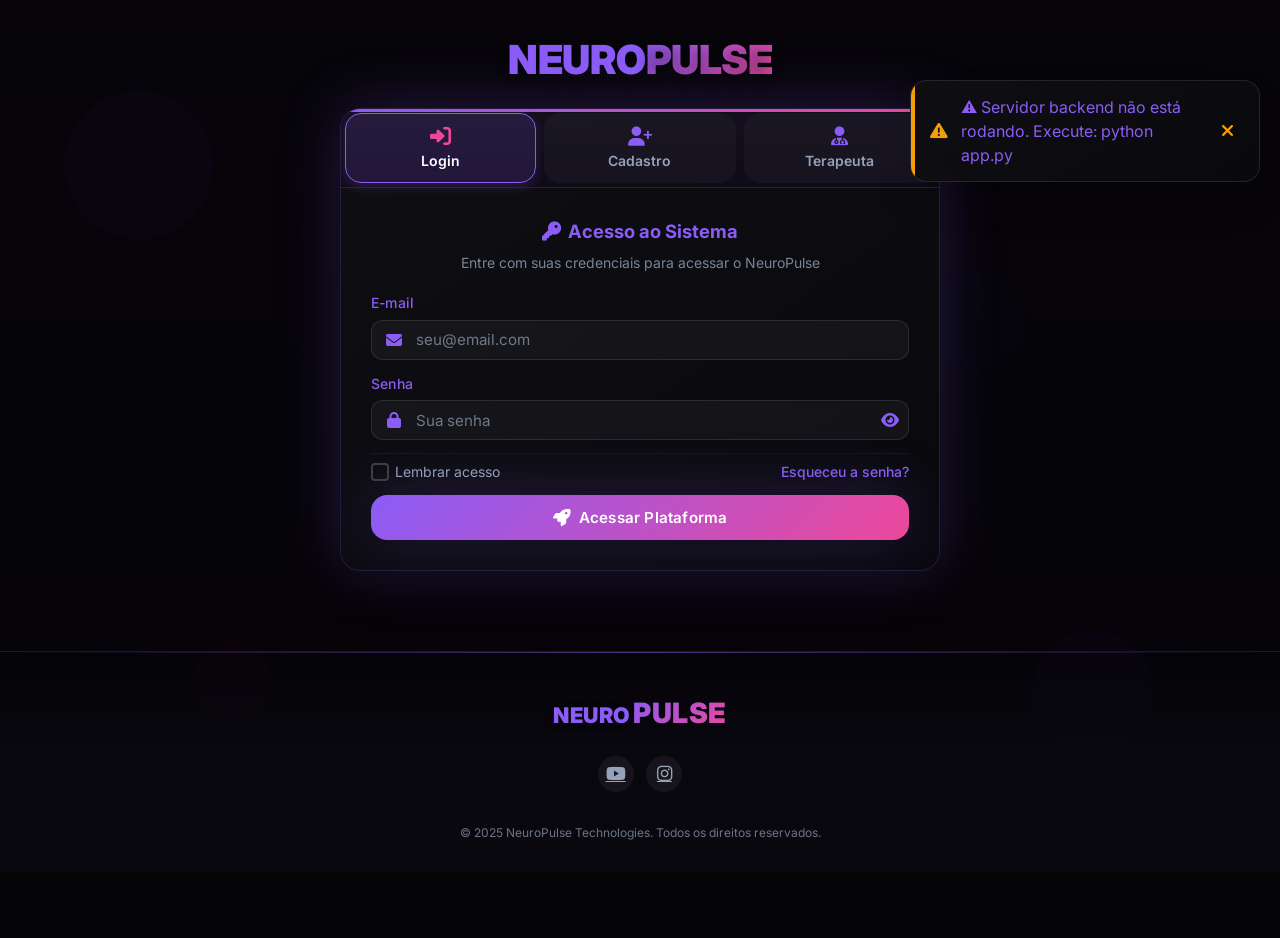
<file: public/Login.html>
<!DOCTYPE html>
<html lang="pt-BR">
<head>
    <meta charset="UTF-8" />
    <meta name="viewport" content="width=device-width, initial-scale=1.0" />
    <title>NeuroPulse | Sistema Neural de Terapia por Som</title>
    <link rel="stylesheet" href="https://cdnjs.cloudflare.com/ajax/libs/font-awesome/6.4.0/css/all.min.css" />
    <link rel="preconnect" href="https://fonts.googleapis.com">
    <link rel="preconnect" href="https://fonts.gstatic.com" crossorigin>
    <link href="https://fonts.googleapis.com/css2?family=Inter:wght@300;400;500;600;700;800;900&display=swap" rel="stylesheet">
    <link rel="stylesheet" href="Login.css" />
</head>
<body>
    <!-- Background Elements -->
    <div class="bg-elements">
        <div class="bg-dot bg-dot-1"></div>
        <div class="bg-dot bg-dot-2"></div>
        <div class="bg-dot bg-dot-3"></div>
        <div class="bg-dot bg-dot-4"></div>
        <div class="bg-line bg-line-1"></div>
        <div class="bg-line bg-line-2"></div>
        <div class="bg-pulse bg-pulse-1"></div>
        <div class="bg-pulse bg-pulse-2"></div>
    </div>

    <!-- Main Content -->
    <main>
        <!-- Sistema de Autenticação -->
        <section class="auth-section" id="auth-section">
            <div class="container">
                <div class="brand-container">
                    <h1 class="brand-title">NEURO<span class="gradient-text">PULSE</span></h1>
                </div>
                
                <div class="auth-container">
                    <!-- Tabs -->
                    <div class="tab-wrapper">
                        <div class="tabs">
                            <button class="tab-btn active" data-tab="login">
                                <i class="fas fa-sign-in-alt"></i>
                                <span>Login</span>
                            </button>
                            <button class="tab-btn" data-tab="register">
                                <i class="fas fa-user-plus"></i>
                                <span>Cadastro</span>
                            </button>
                            <button class="tab-btn" data-tab="therapist">
                                <i class="fas fa-user-md"></i>
                                <span>Terapeuta</span>
                            </button>
                        </div>
                    </div>

                    <!-- Formulário de Login -->
                    <form class="auth-form active" id="login-form">
                        <div class="form-header">
                            <h3>
                                <i class="fas fa-key"></i>
                                Acesso ao Sistema
                            </h3>
                            <p>Entre com suas credenciais para acessar o NeuroPulse</p>
                        </div>

                        <div class="form-group">
                            <label for="login-email">E-mail</label>
                            <div class="input-wrapper">
                                <i class="fas fa-envelope"></i>
                                <input type="email" id="login-email" placeholder="seu@email.com" required>
                            </div>
                        </div>

                        <div class="form-group">
                            <label for="login-password">Senha</label>
                            <div class="input-wrapper">
                                <i class="fas fa-lock"></i>
                                <input type="password" id="login-password" placeholder="Sua senha" required>
                                <button type="button" class="toggle-password" title="Mostrar/Ocultar senha">
                                    <i class="fas fa-eye"></i>
                                </button>
                            </div>
                        </div>

                        <div class="form-options">
                            <label class="checkbox">
                                <input type="checkbox" id="remember-me">
                                <span class="checkmark"></span>
                                <span>Lembrar acesso</span>
                            </label>
                            <a href="#" class="forgot-link">Esqueceu a senha?</a>
                        </div>

                        <!-- BOTÃO CORRIGIDO -->
                        <button type="submit" class="btn-primary full-width" id="login-submit">
                         <i class="fas fa-rocket"></i>
                            <span>Acessar Plataforma</span>
                            </button>

                    </form>

                    <!-- Formulário de Cadastro -->
                    <form class="auth-form" id="register-form">
                        <div class="form-header">
                            <h3>
                                <i class="fas fa-user-plus"></i>
                                Nova Conta
                            </h3>
                            <p>Crie sua conta gratuitamente</p>
                        </div>

                        <div class="form-grid">
                            <div class="form-group">
                                <label for="register-name">Nome Completo *</label>
                                <div class="input-wrapper">
                                    <i class="fas fa-user"></i>
                                    <input type="text" id="register-name" placeholder="Seu nome completo" required>
                                </div>
                            </div>

                            <div class="form-group">
                                <label for="register-email">E-mail *</label>
                                <div class="input-wrapper">
                                    <i class="fas fa-envelope"></i>
                                    <input type="email" id="register-email" placeholder="seu@email.com" required>
                                </div>
                            </div>

                            <div class="form-group">
                                <label for="register-birth">Data de Nascimento *</label>
                                <div class="input-wrapper">
                                    <i class="fas fa-calendar"></i>
                                    <input type="date" id="register-birth" required>
                                </div>
                            </div>

                            <div class="form-group">
                                <label for="register-gender">Gênero</label>
                                <div class="input-wrapper">
                                    <i class="fas fa-venus-mars"></i>
                                    <select id="register-gender">
                                        <option value="">Selecione</option>
                                        <option value="masculino">Masculino</option>
                                        <option value="feminino">Feminino</option>
                                        <option value="outro">Outro</option>
                                        <option value="nao_informar">Prefiro não informar</option>
                                    </select>
                                </div>
                            </div>
                        </div>

                        <div class="form-section">
                            <div class="section-title-small">
                                <i class="fas fa-heartbeat"></i>
                                <h4>Informações de Saúde</h4>
                            </div>

                            <div class="form-group">
                                <label for="health-condition">Condições (opcional)</label>
                                <div class="input-wrapper">
                                    <i class="fas fa-brain"></i>
                                    <select id="health-condition">
                                        <option value="">Nenhuma condição específica</option>
                                        <option value="tea">TEA (Transtorno do Espectro Autista)</option>
                                        <option value="tdah">TDAH</option>
                                        <option value="ansiedade">Ansiedade</option>
                                        <option value="depressao">Depressão</option>
                                        <option value="outro">Outro</option>
                                    </select>
                                </div>
                            </div>

                            <div class="form-group">
                                <label>Acompanhamento Terapêutico</label>
                                <div class="toggle-group">
                                    <button type="button" class="toggle-btn active" data-value="sim">Sim</button>
                                    <button type="button" class="toggle-btn" data-value="nao">Não</button>
                                </div>
                            </div>
                        </div>

                        <div class="form-section">
                            <div class="section-title-small">
                                <i class="fas fa-shield-alt"></i>
                                <h4>Segurança</h4>
                            </div>

                            <div class="form-group">
                                <label for="register-password">Senha *</label>
                                <div class="input-wrapper">
                                    <i class="fas fa-lock"></i>
                                    <input type="password" id="register-password" placeholder="Crie uma senha forte" required>
                                    <button type="button" class="toggle-password" title="Mostrar/Ocultar senha">
                                        <i class="fas fa-eye"></i>
                                    </button>
                                </div>
                                <div class="password-strength">
                                    <div class="strength-bar">
                                        <div class="strength-fill"></div>
                                    </div>
                                    <div class="strength-labels">
                                        <span>Fraca</span>
                                        <span>Média</span>
                                        <span>Forte</span>
                                        <span>Excelente</span>
                                    </div>
                                </div>
                            </div>

                            <div class="form-group">
                                <label for="register-confirm">Confirmar Senha *</label>
                                <div class="input-wrapper">
                                    <i class="fas fa-lock"></i>
                                    <input type="password" id="register-confirm" placeholder="Digite a senha novamente" required>
                                    <button type="button" class="toggle-password" title="Mostrar/Ocultar senha">
                                        <i class="fas fa-eye"></i>
                                    </button>
                                </div>
                            </div>
                        </div>

                        <button type="submit" class="btn-primary full-width" id="register-submit">
                            <i class="fas fa-user-plus"></i>
                            <span>Criar Minha Conta</span>
                        </button>

                        <div class="form-footer">
                            <p>Ao criar sua conta, você concorda com nossos <a href="#" class="terms-link">Termos de Uso</a> e <a href="#" class="privacy-link">Política de Privacidade</a>.</p>
                        </div>
                    </form>

                    <!-- Formulário de Terapeuta -->
                    <form class="auth-form" id="therapist-form">
                        <div class="form-header">
                            <h3>
                                <i class="fas fa-user-md"></i>
                                Área Profissional
                            </h3>
                            <p>Cadastro para profissionais da saúde</p>
                        </div>

                        <div class="form-section">
                            <div class="section-title-small">
                                <i class="fas fa-briefcase"></i>
                                <h4>Profissão</h4>
                            </div>

                            <div class="profession-cards">
                                <div class="prof-card" data-profession="musicoterapeuta">
                                    <div class="card-icon">
                                        <i class="fas fa-music"></i>
                                    </div>
                                    <h5>Musicoterapeuta</h5>
                                    <p>Terapia por som</p>
                                </div>

                                <div class="prof-card" data-profession="psicologo">
                                    <div class="card-icon">
                                        <i class="fas fa-brain"></i>
                                    </div>
                                    <h5>Psicólogo</h5>
                                    <p>Psicologia clínica</p>
                                </div>

                                <div class="prof-card" data-profession="psiquiatra">
                                    <div class="card-icon">
                                        <i class="fas fa-user-md"></i>
                                    </div>
                                    <h5>Psiquiatra</h5>
                                    <p>Medicina psiquiátrica</p>
                                </div>

                                <div class="prof-card active" data-profession="outro">
                                    <div class="card-icon">
                                        <i class="fas fa-plus"></i>
                                    </div>
                                    <h5>Outro</h5>
                                    <p>Especificar</p>
                                </div>
                            </div>

                            <!-- Campo para especificar outra profissão -->
                            <div class="form-group" id="other-profession-container">
                                <label for="other-profession">Especifique sua profissão *</label>
                                <div class="input-wrapper">
                                    <i class="fas fa-briefcase-medical"></i>
                                    <input type="text" id="other-profession" placeholder="Ex: Fonoaudiólogo, Terapeuta Ocupacional...">
                                </div>
                            </div>
                        </div>

                        <div class="form-grid">
                            <div class="form-group">
                                <label for="therapist-name">Nome Completo *</label>
                                <div class="input-wrapper">
                                    <i class="fas fa-user"></i>
                                    <input type="text" id="therapist-name" placeholder="Nome completo" required>
                                </div>
                            </div>

                            <!-- TELEFONE DO PROFISSIONAL -->
                            <div class="form-group">
                                <label for="therapist-phone">Telefone *</label>
                                <div class="input-wrapper">
                                    <i class="fas fa-phone"></i>
                                    <input type="tel" id="therapist-phone" placeholder="(11) 99999-9999" required>
                                </div>
                            </div>

                            <!-- EMAIL DO PROFISSIONAL -->
                            <div class="form-group">
                                <label for="therapist-email">E-mail Profissional *</label>
                                <div class="input-wrapper">
                                    <i class="fas fa-envelope"></i>
                                    <input type="email" id="therapist-email" placeholder="email@profissional.com" required>
                                </div>
                            </div>

                            <div class="form-group">
                                <label for="therapist-register">CRP/CRT *</label>
                                <div class="input-wrapper">
                                    <i class="fas fa-id-card"></i>
                                    <input type="text" id="therapist-register" placeholder="Número do registro" required>
                                </div>
                            </div>

                            <div class="form-group">
                                <label for="therapist-education">Formação *</label>
                                <div class="input-wrapper">
                                    <i class="fas fa-graduation-cap"></i>
                                    <input type="text" id="therapist-education" placeholder="Formação acadêmica" required>
                                </div>
                            </div>

                            <div class="form-group">
                                <label for="therapist-birth">Data de Nascimento *</label>
                                <div class="input-wrapper">
                                    <i class="fas fa-calendar"></i>
                                    <input type="date" id="therapist-birth" required>
                                </div>
                            </div>
                        </div>

                        <!-- CAIXA DE OBSERVAÇÕES -->
                        <div class="form-section">
                            <div class="section-title-small">
                                <i class="fas fa-edit"></i>
                                <h4>Observações ou Descrição Adicional</h4>
                            </div>

                            <div class="form-group">
                                <label for="therapist-observations">Observações (opcional)</label>
                                <div class="textarea-wrapper">
                                    <i class="fas fa-sticky-note"></i>
                                    <textarea id="therapist-observations" 
                                              placeholder="Descreva sua experiência, áreas de atuação específicas, metodologias utilizadas, ou qualquer informação adicional que considere relevante para sua prática profissional..."
                                              rows="6"></textarea>
                                </div>
                                <div class="textarea-counter">
                                    <span id="char-count">0</span>/1000 caracteres
                                </div>
                            </div>
                        </div>

                        <!-- SEÇÃO DE SEGURANÇA PARA TERAPEUTA -->
                        <div class="form-section">
                            <div class="section-title-small">
                                <i class="fas fa-shield-alt"></i>
                                <h4>Segurança</h4>
                            </div>

                            <div class="form-group">
                                <label for="therapist-password">Senha *</label>
                                <div class="input-wrapper">
                                    <i class="fas fa-lock"></i>
                                    <input type="password" id="therapist-password" placeholder="Crie uma senha forte" required>
                                    <button type="button" class="toggle-password" title="Mostrar/Ocultar senha">
                                        <i class="fas fa-eye"></i>
                                    </button>
                                </div>
                                <div class="password-strength">
                                    <div class="strength-bar">
                                        <div class="strength-fill"></div>
                                    </div>
                                    <div class="strength-labels">
                                        <span>Fraca</span>
                                        <span>Média</span>
                                        <span>Forte</span>
                                        <span>Excelente</span>
                                    </div>
                                </div>
                            </div>

                            <div class="form-group">
                                <label for="therapist-confirm">Confirmar Senha *</label>
                                <div class="input-wrapper">
                                    <i class="fas fa-lock"></i>
                                    <input type="password" id="therapist-confirm" placeholder="Digite a senha novamente" required>
                                    <button type="button" class="toggle-password" title="Mostrar/Ocultar senha">
                                        <i class="fas fa-eye"></i>
                                    </button>
                                </div>
                            </div>
                        </div>

                        <div class="form-section">
                            <div class="section-title-small">
                                <i class="fas fa-chart-line"></i>
                                <h4>Experiência</h4>
                            </div>

                            <div class="experience-slider">
                                <input type="range" min="0" max="30" value="0" class="range-slider" id="experience-slider" title="Anos de experiência">
                                <div class="slider-labels">
                                    <span>0</span>
                                    <span>5</span>
                                    <span>10</span>
                                    <span>15</span>
                                    <span>20</span>
                                    <span>25</span>
                                    <span>30+</span>
                                </div>
                                <div class="slider-value" id="slider-value">0 anos de experiência</div>
                            </div>

                            <!-- Checkbox para experiência variada -->
                            <div class="form-group form-group-margin-top">
                                <label class="checkbox checkbox-center">
                                    <input type="checkbox" id="varied-experience">
                                    <span class="checkmark"></span>
                                    <span>Experiência variada (diferentes áreas)</span>
                                </label>
                            </div>
                        </div>

                        <div class="form-section">
                            <div class="section-title-small">
                                <i class="fas fa-star"></i>
                                <h4>Especialidades</h4>
                            </div>

                            <div class="specialties-grid">
                                <label class="specialty-checkbox">
                                    <input type="checkbox" name="specialties" value="ansiedade">
                                    <span class="checkmark"></span>
                                    <span class="specialty-label">
                                        <i class="fas fa-brain"></i>
                                        Ansiedade
                                    </span>
                                </label>

                                <label class="specialty-checkbox">
                                    <input type="checkbox" name="specialties" value="depressao">
                                    <span class="checkmark"></span>
                                    <span class="specialty-label">
                                        <i class="fas fa-cloud"></i>
                                        Depressão
                                    </span>
                                </label>

                                <label class="specialty-checkbox">
                                    <input type="checkbox" name="specialties" value="autismo">
                                    <span class="checkmark"></span>
                                    <span class="specialty-label">
                                        <i class="fas fa-puzzle-piece"></i>
                                        Autismo
                                    </span>
                                </label>

                                <label class="specialty-checkbox">
                                    <input type="checkbox" name="specialties" value="tdah">
                                    <span class="checkmark"></span>
                                    <span class="specialty-label">
                                        <i class="fas fa-bolt"></i>
                                        TDAH
                                    </span>
                                </label>

                                <label class="specialty-checkbox">
                                    <input type="checkbox" name="specialties" value="estresse">
                                    <span class="checkmark"></span>
                                    <span class="specialty-label">
                                        <i class="fas fa-exclamation-triangle"></i>
                                        Estresse
                                    </span>
                                </label>

                                <label class="specialty-checkbox">
                                    <input type="checkbox" name="specialties" value="alzheimer">
                                    <span class="checkmark"></span>
                                    <span class="specialty-label">
                                        <i class="fas fa-memory"></i>
                                        Alzheimer
                                    </span>
                                </label>
                            </div>
                        </div>

                        <button type="submit" class="btn-primary full-width" id="therapist-submit">
                            <i class="fas fa-user-check"></i>
                            <span>Enviar Cadastro</span>
                        </button>

                        <div class="form-footer">
                            <p><i class="fas fa-clock"></i> Análise em até 48 horas úteis</p>
                        </div>
                    </form>
                </div>
            </div>
        </section>
    </main>

    <!-- Footer -->
    <footer class="neuro-footer">
        <div class="container">
            <div class="footer-center">
                <h2 class="footer-brand-name">
                    <span class="neuro">NEURO</span>
                    <span class="pulse">PULSE</span>
                </h2>
                <!-- Copyright -->
                 <div class="social-links">
        <a href="https://www.youtube.com/channel/UCxXccXkt6LRiPYYd17piXxg" aria-label="YouTube"><i class="fab fa-youtube" aria-hidden="true"></i></a>
        <a href="https://www.instagram.com/neuropullse?utm_source=ig_web_button_share_sheet&igsh=ZDNlZDc0MzIxNw==" aria-label="Instagram"><i class="fab fa-instagram" aria-hidden="true"></i></a>
      </div>
                <div class="footer-copyright">
                    <p class="copyright-text">© 2025 NeuroPulse Technologies. Todos os direitos reservados.</p>
                </div>
            </div>
        </div>
    </footer>

    <script src="Login.js"></script>
</body>
</html>
</file>
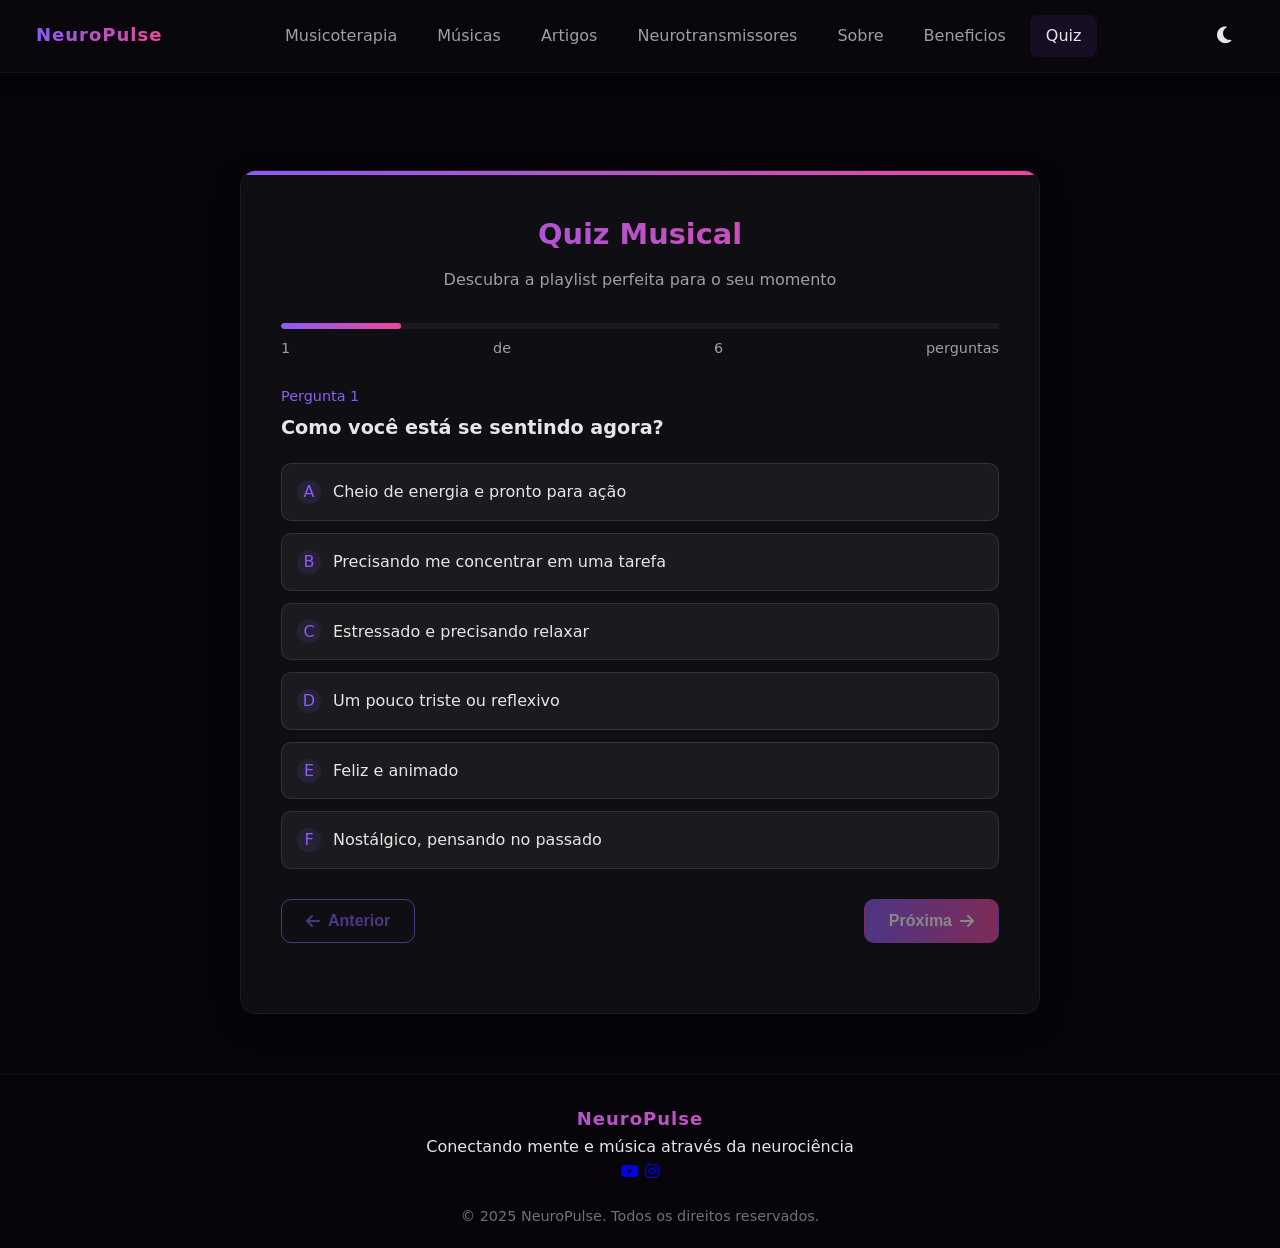
<file: public/quiz.html>
<!DOCTYPE html>
<html lang="pt-BR">
<head>
  <meta charset="UTF-8">
  <meta name="viewport" content="width=device-width, initial-scale=1.0">
  <title>NeuroPulse | Quiz Musical</title>
  
  <link rel="stylesheet" href="https://cdnjs.cloudflare.com/ajax/libs/font-awesome/6.4.0/css/all.min.css">
  <link rel="stylesheet" href="quiz.css">
  
  <style>
    /* Estilos para as playlists específicas */
    .playlist-container {
      display: none;
      margin-top: 30px;
      animation: fadeIn 0.5s ease;
    }
    
    .playlist-card {
      background: var(--panel);
      border-radius: 12px;
      padding: 25px;
      margin-bottom: 25px;
      border-left: 4px solid var(--accent1);
      box-shadow: 0 5px 15px rgba(0,0,0,0.1);
      transition: transform 0.3s ease;
    }
    
    .playlist-card:hover {
      transform: translateY(-3px);
    }
    
    .playlist-header {
      display: flex;
      justify-content: space-between;
      align-items: center;
      margin-bottom: 15px;
    }
    
    .playlist-title {
      font-size: 1.3rem;
      font-weight: 600;
      color: var(--text-light);
      margin-bottom: 5px;
    }
    
    .playlist-mood {
      display: inline-block;
      padding: 4px 12px;
      background: rgba(139, 92, 246, 0.1);
      color: var(--accent1);
      border-radius: 20px;
      font-size: 0.85rem;
      font-weight: 500;
    }
    
    .playlist-description {
      color: var(--muted);
      margin-bottom: 20px;
      line-height: 1.6;
    }
    
    .songs-list {
      background: rgba(255,255,255,0.03);
      border-radius: 8px;
      padding: 15px;
      margin-bottom: 20px;
    }
    
    .song-item {
      display: flex;
      align-items: center;
      padding: 10px;
      border-bottom: 1px solid rgba(255,255,255,0.05);
    }
    
    .song-item:last-child {
      border-bottom: none;
    }
    
    .song-number {
      width: 30px;
      color: var(--muted);
      font-weight: 500;
    }
    
    .song-info {
      flex: 1;
    }
    
    .song-title {
      font-weight: 500;
      color: var(--text-light);
      margin-bottom: 3px;
    }
    
    .song-artist {
      font-size: 0.9rem;
      color: var(--muted);
    }
    
    .song-duration {
      color: var(--muted);
      font-size: 0.9rem;
    }
    
    .playlist-actions {
      display: flex;
      gap: 15px;
      margin-top: 20px;
    }
    
    .play-all-btn {
      flex: 1;
    }
    
    .save-playlist-btn {
      background: transparent;
      border: 1px solid var(--accent1);
      color: var(--accent1);
    }
    
    @keyframes fadeIn {
      from { opacity: 0; transform: translateY(20px); }
      to { opacity: 1; transform: translateY(0); }
    }
    
    /* Tema claro */
    [data-theme="light"] .playlist-card {
      background: #ffffff;
      box-shadow: 0 5px 15px rgba(0,0,0,0.05);
    }
    
    [data-theme="light"] .songs-list {
      background: rgba(0,0,0,0.02);
    }
    
    [data-theme="light"] .song-item {
      border-bottom: 1px solid rgba(0,0,0,0.05);
    }
    
    /* Estilo para resultado */
    .playlist-match-info {
      background: rgba(139, 92, 246, 0.05);
      border-radius: 10px;
      padding: 15px;
      margin: 20px 0;
      border-left: 3px solid var(--accent1);
    }
    
    .match-percentage {
      font-size: 2rem;
      font-weight: bold;
      background: linear-gradient(90deg, var(--accent1), var(--accent2));
      -webkit-background-clip: text;
      -webkit-text-fill-color: transparent;
      background-clip: text;
    }
    
    .match-text {
      color: var(--muted);
      font-size: 0.9rem;
    }
  </style>
</head>
<body data-theme="dark">
  <header>
    <a href="menu.html" class="logo">
      <div class="brand">NeuroPulse</div>
    </a>
    
    <nav>
      <a href="Musicoterapia.html">Musicoterapia</a>
      <a href="Musicas.html">Músicas</a>
      <a href="artigos.html">Artigos</a>
      <a href="dop.html">Neurotransmissores</a>
      <a href="Quem-Somos.html">Sobre</a>
      <a href="idade.html">Beneficios</a> 
      <a href="quiz.html" class="active">Quiz</a>
    </nav>
    
    <div class="user-actions">
      <button class="theme-toggle" id="themeToggle" aria-label="Alternar entre tema claro e escuro">
        <i class="fas fa-moon" id="themeIcon"></i>
      </button>
    </div>
  </header>

  <main class="main-content">
    <div class="quiz-container">
      <div class="quiz-header">
        <h1 class="quiz-title">Quiz Musical</h1>
        <p class="quiz-subtitle">Descubra a playlist perfeita para o seu momento</p>
      </div>
      
      <div class="progress-container">
        <div class="progress-bar">
          <div class="progress" id="quiz-progress" style="width: 0%;"></div>
        </div>
        <div class="progress-text">
          <span id="current-question">1</span> de <span id="total-questions">6</span> perguntas
        </div>
      </div>
      
      <div class="question-container" id="question-container">
        <div class="question-number">Pergunta <span id="question-num">1</span></div>
        <h2 class="question-text" id="question-text">Carregando pergunta...</h2>
        
        <div class="options-container" id="options-container">
          <!-- Options will be loaded dynamically -->
        </div>
        
        <div class="quiz-navigation">
          <button class="btn btn-outline" id="prev-btn" disabled>
            <i class="fas fa-arrow-left"></i>
            Anterior
          </button>
          <button class="btn" id="next-btn" disabled>
            Próxima
            <i class="fas fa-arrow-right"></i>
          </button>
        </div>
      </div>
      
      <div class="result-container" id="result-container" style="display: none;">
        <div class="result-icon">
          <i class="fas fa-music"></i>
        </div>
        <h2 class="result-title" id="result-title">Playlist Recomendada</h2>
        
        <div class="playlist-match-info">
          <div class="match-percentage" id="match-percentage">0%</div>
          <p class="match-text" id="match-text">Compatibilidade com seu perfil</p>
        </div>
        
        <p class="result-description" id="result-description">
          Com base nas suas respostas, preparamos uma seleção musical perfeita para o seu momento atual.
        </p>
        
        <!-- Container para playlists recomendadas -->
        <div id="playlist-recommendation-container"></div>
        
        <div class="quiz-navigation">
          <button class="btn btn-outline" id="restart-btn">
            <i class="fas fa-redo"></i>
            Refazer Quiz
          </button>
          <a href="Musicas.html" class="btn" id="explore-music-btn">
            Explorar Mais Músicas
            <i class="fas fa-arrow-right"></i>
          </a>
        </div>
      </div>
    </div>
  </main>

  <footer>
    <div class="footer-content">
      <div class="footer-logo">
        <div class="brand">NeuroPulse</div>
      </div>
      <p class="footer-text">Conectando mente e música através da neurociência</p>
      
      <div class="social-links">
        <a href="https://www.youtube.com/channel/UCxXccXkt6LRiPYYd17piXxg" aria-label="YouTube"><i class="fab fa-youtube"></i></a>
        <a href="https://www.instagram.com/neuropullse?utm_source=ig_web_button_share_sheet&igsh=ZDNlZDc0MzIxNw==" aria-label="Instagram"><i class="fab fa-instagram"></i></a>
      </div>
      
      <p class="copyright">&copy; 2025 NeuroPulse. Todos os direitos reservados.</p>
    </div>
  </footer>

  <script src="quiz.js" defer></script>
</body>
</html>
</file>
<file: public/Login.css>
/* ===========================================================
   NEUROPULSE - Sistema Neural de Terapia por Som
   CSS COMPACTADO - VERSÃO 5.3
   =========================================================== */

/* =================== VARIÁVEIS CSS =================== */
:root {
    /* Cores principais - Paleta NeuroPulse */
    --bg: #07050a;
    --bg-dark: #040306;
    --panel: #0f0f13;
    --panel-light: #1a1a23;
    --muted: #9aa0a6;
    --accent1: #8b5cf6;
    --accent2: #ec4899;
    --accent3: #3b82f6;
    --accent4: #06b6d4;
    --glass: rgba(255,255,255,0.04);
    --glass-dark: rgba(0,0,0,0.3);
    --text-light: #8B5CF6;
    --text-muted: #94a3b8;
    --success: #10b981;
    --warning: #f59e0b;
    --danger: #ef4444;
    --info: #3b82f6;
    
    /* Gradientes */
    --gradient-primary: linear-gradient(135deg, var(--accent1) 0%, var(--accent2) 100%);
    --gradient-secondary: linear-gradient(135deg, var(--accent3) 0%, var(--accent1) 100%);
    --gradient-neon: linear-gradient(135deg, var(--accent4) 0%, var(--accent1) 50%, var(--accent2) 100%);
    --gradient-dark: linear-gradient(145deg, var(--panel) 0%, rgba(10, 10, 15, 0.9) 100%);
    
    /* Sombras */
    --shadow-sm: 0 1px 3px rgba(0,0,0,0.12), 0 1px 2px rgba(0,0,0,0.24);
    --shadow-md: 0 4px 6px -1px rgba(0,0,0,0.1), 0 2px 4px -1px rgba(0,0,0,0.06);
    --shadow-lg: 0 10px 25px -5px rgba(0,0,0,0.1), 0 5px 10px -5px rgba(0,0,0,0.04);
    --shadow-xl: 0 20px 40px -10px rgba(0,0,0,0.25);
    --shadow-2xl: 0 25px 50px -12px rgba(0,0,0,0.35);
    --shadow-glow: 0 0 40px rgba(139, 92, 246, 0.3);
    --shadow-glow-purple: 0 0 60px rgba(139, 92, 246, 0.25);
    --shadow-glow-pink: 0 0 40px rgba(236, 72, 153, 0.2);
    --shadow-glow-blue: 0 0 40px rgba(59, 130, 246, 0.15);
    
    /* Bordas */
    --radius-sm: 6px;
    --radius-md: 12px;
    --radius-lg: 16px;
    --radius-xl: 20px;
    --radius-2xl: 28px;
    --radius-full: 999px;
    
    /* Transições */
    --transition-fast: 0.15s cubic-bezier(0.4, 0, 0.2, 1);
    --transition-normal: 0.25s cubic-bezier(0.4, 0, 0.2, 1);
    --transition-slow: 0.4s cubic-bezier(0.4, 0, 0.2, 1);
    --transition-bounce: 0.3s cubic-bezier(0.68, -0.55, 0.265, 1.55);
    
    /* Layout */
    --container-width: 800px; /* Reduzido de 1200px */
    --container-padding: clamp(16px, 4vw, 24px);
    
    /* Tipografia */
    --font-family: 'Inter', system-ui, -apple-system, BlinkMacSystemFont, 'Segoe UI', Roboto, Oxygen, Ubuntu, Cantarell, sans-serif;
    --font-weight-light: 300;
    --font-weight-regular: 400;
    --font-weight-medium: 500;
    --font-weight-semibold: 600;
    --font-weight-bold: 700;
    --font-weight-extrabold: 800;
    --font-weight-black: 900;
    
    --font-size-xs: 0.75rem;
    --font-size-sm: 0.875rem;
    --font-size-base: 0.95rem; /* Reduzido de 1rem */
    --font-size-lg: 1.05rem;   /* Reduzido de 1.125rem */
    --font-size-xl: 1.15rem;   /* Reduzido de 1.25rem */
    --font-size-2xl: 1.35rem;  /* Reduzido de 1.5rem */
    --font-size-3xl: 1.75rem;  /* Reduzido de 1.875rem */
    --font-size-4xl: 2rem;     /* Reduzido de 2.25rem */
    --font-size-5xl: 2.5rem;   /* Reduzido de 3rem */
    --font-size-6xl: 3rem;     /* Reduzido de 3.75rem */
    
    /* Espaçamentos reduzidos */
    --spacing-1: 0.2rem;
    --spacing-2: 0.4rem;
    --spacing-3: 0.6rem;
    --spacing-4: 0.8rem;
    --spacing-5: 1rem;
    --spacing-6: 1.2rem;
    --spacing-8: 1.6rem;
    --spacing-10: 2rem;
    --spacing-12: 2.4rem;
    --spacing-16: 3.2rem;
    --spacing-20: 4rem;
}

/* =================== RESET & BASE =================== */
*, *::before, *::after {
    box-sizing: border-box;
    margin: 0;
    padding: 0;
}

html {
    font-size: 16px;
    scroll-behavior: smooth;
}

body {
    font-family: var(--font-family);
    font-weight: var(--font-weight-regular);
    color: var(--text-light);
    background: linear-gradient(180deg, var(--bg) 0%, var(--bg-dark) 100%);
    min-height: 100vh;
    -webkit-font-smoothing: antialiased;
    -moz-osx-font-smoothing: grayscale;
    line-height: 1.5;
    overflow-x: hidden;
    position: relative;
}

/* =================== BACKGROUND ELEMENTS =================== */
.bg-elements {
    position: fixed;
    top: 0;
    left: 0;
    width: 100%;
    height: 100%;
    pointer-events: none;
    z-index: -1;
    overflow: hidden;
}

/* Pontos sutis no fundo */
.bg-dot {
    position: absolute;
    border-radius: 50%;
    background: rgba(139, 92, 246, 0.1);
    filter: blur(1px);
    opacity: 0.3;
}

.bg-dot-1 {
    width: 150px;
    height: 150px;
    top: 10%;
    left: 5%;
    animation: float 20s ease-in-out infinite;
}

.bg-dot-2 {
    width: 120px;
    height: 120px;
    top: 70%;
    right: 10%;
    animation: float 25s ease-in-out infinite reverse;
}

.bg-dot-3 {
    width: 80px;
    height: 80px;
    bottom: 20%;
    left: 15%;
    background: rgba(236, 72, 153, 0.08);
    animation: float 18s ease-in-out infinite;
}

.bg-dot-4 {
    width: 100px;
    height: 100px;
    top: 30%;
    right: 20%;
    background: rgba(59, 130, 246, 0.06);
    animation: float 22s ease-in-out infinite reverse;
}

/* Linhas sutis */
.bg-line {
    position: absolute;
    background: linear-gradient(90deg, transparent, rgba(139, 92, 246, 0.1), transparent);
    opacity: 0.1;
}

.bg-line-1 {
    width: 250px;
    height: 1px;
    top: 40%;
    left: -100px;
    transform: rotate(45deg);
    animation: line-move 30s linear infinite;
}

.bg-line-2 {
    width: 300px;
    height: 1px;
    bottom: 30%;
    right: -150px;
    transform: rotate(-30deg);
    animation: line-move 35s linear infinite reverse;
}

/* Pulsos sutis */
.bg-pulse {
    position: absolute;
    border-radius: 50%;
    border: 1px solid rgba(139, 92, 246, 0.05);
    opacity: 0;
}

.bg-pulse-1 {
    width: 250px;
    height: 250px;
    top: 50%;
    left: 50%;
    transform: translate(-50%, -50%);
    animation: pulse 8s ease-in-out infinite;
}

.bg-pulse-2 {
    width: 400px;
    height: 400px;
    top: 50%;
    left: 50%;
    transform: translate(-50%, -50%);
    animation: pulse 12s ease-in-out infinite 2s;
}

/* =================== ANIMAÇÕES BACKGROUND =================== */
@keyframes float {
    0%, 100% { transform: translateY(0) translateX(0) rotate(0deg); }
    33% { transform: translateY(-15px) translateX(8px) rotate(1deg); }
    66% { transform: translateY(8px) translateX(-8px) rotate(-1deg); }
}

@keyframes line-move {
    0% { transform: translateX(-100px) rotate(45deg); opacity: 0.1; }
    50% { opacity: 0.05; }
    100% { transform: translateX(calc(100vw + 100px)) rotate(45deg); opacity: 0.1; }
}

@keyframes pulse {
    0% { opacity: 0; transform: translate(-50%, -50%) scale(0.8); }
    50% { opacity: 0.1; }
    100% { opacity: 0; transform: translate(-50%, -50%) scale(1.2); }
}

@keyframes shimmer {
    0% { background-position: -200% center; }
    100% { background-position: 200% center; }
}

@keyframes slideInUp {
    from { opacity: 0; transform: translateY(20px); }
    to { opacity: 1; transform: translateY(0); }
}

@keyframes fadeIn {
    from { opacity: 0; transform: translateY(8px); }
    to { opacity: 1; transform: translateY(0); }
}

@keyframes scaleIn {
    from { opacity: 0; transform: scale(0.95); }
    to { opacity: 1; transform: scale(1); }
}

@keyframes spin {
    from { transform: rotate(0deg); }
    to { transform: rotate(360deg); }
}

@keyframes pulse-glow {
    0%, 100% { text-shadow: 0 0 8px rgba(139, 92, 246, 0.5); }
    50% { text-shadow: 0 0 15px rgba(139, 92, 246, 0.8); }
}

/* =================== UTILITIES =================== */
.container {
    width: 100%;
    max-width: var(--container-width);
    margin: 0 auto;
    padding: 0 var(--container-padding);
}

.text-gradient {
    background: var(--gradient-primary);
    -webkit-background-clip: text;
    -webkit-text-fill-color: transparent;
    background-clip: text;
    background-size: 200% 100%;
    animation: shimmer 3s linear infinite;
}

/* =================== MAIN LOGO =================== */
.brand-container {
    text-align: center;
    margin: var(--spacing-12) auto var(--spacing-8);
    max-width: 500px;
    animation: slideInUp 0.6s ease-out;
}

.brand-title {
    font-size: clamp(var(--font-size-4xl), 6vw, var(--font-size-5xl));
    font-weight: var(--font-weight-black);
    line-height: 1.1;
    margin-bottom: var(--spacing-3);
    color: var(--text-light);
    letter-spacing: -0.5px;
    text-shadow: 0 4px 12px rgba(0, 0, 0, 0.3);
}

.brand-title .gradient-text {
    background: var(--gradient-primary);
    -webkit-background-clip: text;
    -webkit-text-fill-color: transparent;
    background-clip: text;
    font-weight: var(--font-weight-black);
    position: relative;
    animation: pulse-glow 3s ease-in-out infinite;
}

/* =================== AUTH SECTION =================== */
.auth-section {
    padding: 0 0 clamp(60px, 8vw, 80px) 0;
    position: relative;
}

/* Auth Container - REDUZIDO */
.auth-container {
    max-width: 600px; /* Reduzido de 700px */
    margin: 0 auto;
    background: var(--gradient-dark);
    backdrop-filter: blur(15px);
    border-radius: var(--radius-xl);
    overflow: hidden;
    border: 1px solid rgba(139, 92, 246, 0.2);
    box-shadow: var(--shadow-xl), var(--shadow-glow-purple);
    position: relative;
    animation: slideInUp 0.5s ease-out 0.1s both;
}

.auth-container::before {
    content: '';
    position: absolute;
    top: 0;
    left: 0;
    right: 0;
    height: 3px;
    background: var(--gradient-primary);
    z-index: 2;
}

/* Tab System */
.tab-wrapper {
    background: linear-gradient(to bottom, rgba(20, 15, 30, 0.9), rgba(15, 10, 25, 0.8));
    border-bottom: 1px solid rgba(255, 255, 255, 0.08);
    padding: 4px;
}

.tabs {
    display: grid;
    grid-template-columns: repeat(3, 1fr);
    gap: 8px;
}

.tab-btn {
    padding: var(--spacing-4) var(--spacing-3);
    background: rgba(255, 255, 255, 0.03);
    border: 1px solid transparent;
    border-radius: var(--radius-lg);
    color: var(--text-muted);
    font-family: var(--font-family);
    font-weight: var(--font-weight-semibold);
    font-size: var(--font-size-sm);
    cursor: pointer;
    transition: all var(--transition-normal);
    display: flex;
    flex-direction: column;
    align-items: center;
    gap: var(--spacing-2);
    position: relative;
    overflow: hidden;
}

.tab-btn::before {
    content: '';
    position: absolute;
    top: 0;
    left: -100%;
    width: 100%;
    height: 100%;
    background: linear-gradient(90deg, transparent, rgba(255, 255, 255, 0.1), transparent);
    transition: left 0.5s;
}

.tab-btn:hover::before {
    left: 100%;
}

.tab-btn:hover {
    color: var(--text-light);
    background: rgba(255, 255, 255, 0.05);
    border-color: rgba(139, 92, 246, 0.3);
    transform: translateY(-1px);
}

.tab-btn.active {
    color: rgb(255, 255, 255);
    background: rgba(139, 92, 246, 0.15);
    border-color: var(--accent1);
    box-shadow: 0 4px 12px rgba(139, 92, 246, 0.2);
}

.tab-btn i {
    font-size: 1.2rem;
    color: var(--accent1);
    transition: all var(--transition-normal);
}

.tab-btn.active i {
    color: var(--accent2);
    transform: scale(1.1);
}

/* Auth Forms - REDUZIDOS */
.auth-form {
    display: none;
    padding: clamp(20px, 4vw, 30px);
    animation: fadeIn 0.3s ease;
}

.auth-form.active {
    display: block;
}

.form-header {
    text-align: center;
    margin-bottom: var(--spacing-6);
}

.form-header h3 {
    font-size: var(--font-size-xl);
    font-weight: var(--font-weight-bold);
    margin-bottom: var(--spacing-2);
    color: var(--text-light);
    display: flex;
    align-items: center;
    justify-content: center;
    gap: var(--spacing-2);
    flex-wrap: wrap;
}

.form-header h3 i {
    color: var(--accent1);
    font-size: 1.2rem;
    min-width: 20px;
    text-align: center;
}

.form-header p {
    color: var(--text-muted);
    font-size: var(--font-size-sm);
    font-weight: var(--font-weight-regular);
    opacity: 0.8;
    line-height: 1.5;
}

/* Form Elements - REDUZIDOS */
.form-group {
    margin-bottom: var(--spacing-4);
    position: relative;
}

.form-group label {
    display: block;
    margin-bottom: var(--spacing-2);
    color: var(--text-light);
    font-weight: var(--font-weight-medium);
    font-size: var(--font-size-sm);
    letter-spacing: 0.2px;
}

.input-wrapper {
    position: relative;
    display: flex;
    align-items: center;
}

.input-wrapper i {
    position: absolute;
    left: 14px;
    color: var(--accent1);
    font-size: 1rem;
    pointer-events: none;
    z-index: 1;
    transition: color var(--transition-fast);
    min-width: 18px;
    text-align: center;
}

.input-wrapper input,
.input-wrapper select {
    width: 100%;
    padding: var(--spacing-3) var(--spacing-4) var(--spacing-3) 44px;
    background: rgba(255, 255, 255, 0.04);
    border: 1px solid rgba(255, 255, 255, 0.1);
    border-radius: var(--radius-md);
    color: var(--text-light);
    font-family: var(--font-family);
    font-size: var(--font-size-base);
    font-weight: var(--font-weight-regular);
    transition: all var(--transition-normal);
    outline: none;
    -webkit-appearance: none;
    -moz-appearance: none;
    appearance: none;
}

.input-wrapper input::placeholder {
    color: var(--text-muted);
    opacity: 0.7;
}

.input-wrapper select {
    background-image: url("data:image/svg+xml,%3Csvg xmlns='http://www.w3.org/2000/svg' width='12' height='12' fill='%238b5cf6' viewBox='0 0 16 16'%3E%3Cpath d='M7.247 11.14 2.451 5.658C1.885 5.013 2.345 4 3.204 4h9.592a1 1 0 0 1 .753 1.659l-4.796 5.48a1 1 0 0 1-1.506 0z'/%3E%3C/svg%3E");
    background-repeat: no-repeat;
    background-position: right 14px center;
    background-size: 12px;
    padding-right: 40px;
}

.input-wrapper input:focus,
.input-wrapper select:focus {
    background: rgba(255, 255, 255, 0.06);
    border-color: var(--accent1);
    box-shadow: 0 0 0 3px rgba(139, 92, 246, 0.15);
}

.input-wrapper input:focus + i,
.input-wrapper select:focus + i {
    color: var(--accent2);
}

.toggle-password {
    position: absolute;
    right: 14px;
    background: none;
    border: none;
    color: var(--text-muted);
    cursor: pointer;
    font-size: 1rem;
    transition: all var(--transition-fast);
    padding: 4px;
    border-radius: 4px;
    display: flex;
    align-items: center;
    justify-content: center;
    min-width: 28px;
    min-height: 28px;
}

.toggle-password:hover {
    color: var(--accent1);
    background: rgba(255, 255, 255, 0.05);
}

/* Textarea wrapper para observações */
.textarea-wrapper {
    position: relative;
    display: flex;
}

.textarea-wrapper i {
    position: absolute;
    left: 14px;
    top: 14px;
    color: var(--accent1);
    font-size: 1rem;
    pointer-events: none;
    z-index: 1;
    transition: color var(--transition-fast);
    min-width: 18px;
    text-align: center;
}

.textarea-wrapper textarea {
    width: 100%;
    padding: var(--spacing-3) var(--spacing-4) var(--spacing-3) 44px;
    background: rgba(255, 255, 255, 0.04);
    border: 1px solid rgba(255, 255, 255, 0.1);
    border-radius: var(--radius-md);
    color: var(--text-light);
    font-family: var(--font-family);
    font-size: var(--font-size-base);
    font-weight: var(--font-weight-regular);
    transition: all var(--transition-normal);
    outline: none;
    resize: vertical;
    min-height: 100px;
    line-height: 1.5;
}

.textarea-wrapper textarea::placeholder {
    color: var(--text-muted);
    opacity: 0.7;
}

.textarea-wrapper textarea:focus {
    background: rgba(255, 255, 255, 0.06);
    border-color: var(--accent1);
    box-shadow: 0 0 0 3px rgba(139, 92, 246, 0.15);
}

.textarea-wrapper textarea:focus + i {
    color: var(--accent2);
}

/* Contador de caracteres */
.textarea-counter {
    text-align: right;
    font-size: var(--font-size-xs);
    color: var(--text-muted);
    margin-top: var(--spacing-1);
    font-weight: var(--font-weight-medium);
}

.textarea-counter #char-count {
    color: var(--accent1);
    font-weight: var(--font-weight-bold);
}

.textarea-counter #char-count.warning {
    color: var(--warning);
}

.textarea-counter #char-count.danger {
    color: var(--danger);
}

/* Form Grid - REDUZIDO */
.form-grid {
    display: grid;
    grid-template-columns: repeat(2, 1fr);
    gap: var(--spacing-4);
}

/* Form Sections - REDUZIDOS */
.form-section {
    margin: var(--spacing-6) 0;
    padding: var(--spacing-4);
    background: rgba(255, 255, 255, 0.03);
    border-radius: var(--radius-lg);
    border: 1px solid rgba(255, 255, 255, 0.05);
    backdrop-filter: blur(8px);
    animation: fadeIn 0.4s ease;
}

.section-title-small {
    display: flex;
    align-items: center;
    justify-content: flex-start;
    gap: var(--spacing-2);
    margin-bottom: var(--spacing-4);
    padding-bottom: var(--spacing-2);
    border-bottom: 1px solid rgba(255, 255, 255, 0.1);
}

.section-title-small h4 {
    font-size: var(--font-size-lg);
    font-weight: var(--font-weight-semibold);
    color: var(--text-light);
    margin: 0;
}

.section-title-small i {
    color: var(--accent1);
    font-size: 1.1rem;
    min-width: 20px;
    text-align: center;
}

/* Toggle Group */
.toggle-group {
    display: flex;
    gap: var(--spacing-3);
    background: rgba(255, 255, 255, 0.03);
    padding: 3px;
    border-radius: var(--radius-md);
    border: 1px solid rgba(255, 255, 255, 0.08);
}

.toggle-btn {
    flex: 1;
    padding: var(--spacing-3);
    background: transparent;
    border: 1px solid transparent;
    border-radius: var(--radius-sm);
    color: var(--text-muted);
    font-family: var(--font-family);
    font-weight: var(--font-weight-medium);
    font-size: var(--font-size-sm);
    cursor: pointer;
    transition: all var(--transition-normal);
    text-align: center;
}

.toggle-btn:hover {
    border-color: rgba(139, 92, 246, 0.3);
    color: var(--text-light);
    background: rgba(139, 92, 246, 0.05);
}

.toggle-btn.active {
    background: rgba(139, 92, 246, 0.15);
    border-color: var(--accent1);
    color: var(--accent1);
    box-shadow: 0 2px 8px rgba(139, 92, 246, 0.2);
}

/* Password Strength */
.password-strength {
    margin-top: var(--spacing-3);
}

.strength-bar {
    height: 6px;
    background: rgba(255, 255, 255, 0.05);
    border-radius: 3px;
    overflow: hidden;
    margin-bottom: var(--spacing-2);
    position: relative;
}

.strength-fill {
    height: 100%;
    width: 0%;
    background: var(--gradient-primary);
    border-radius: 3px;
    transition: width 0.4s ease, background 0.4s ease;
}

.strength-labels {
    display: flex;
    justify-content: space-between;
    font-size: var(--font-size-xs);
    color: var(--text-muted);
    font-weight: var(--font-weight-medium);
}

/* Checkboxes */
.checkbox {
    display: flex;
    align-items: center;
    gap: var(--spacing-2);
    cursor: pointer;
    color: var(--text-muted);
    font-size: var(--font-size-sm);
    font-weight: var(--font-weight-regular);
    user-select: none;
    transition: color var(--transition-fast);
}

.checkbox:hover {
    color: var(--text-light);
}

.checkbox input {
    display: none;
}

.checkmark {
    width: 18px;
    height: 18px;
    border: 2px solid rgba(255, 255, 255, 0.2);
    border-radius: 4px;
    display: flex;
    align-items: center;
    justify-content: center;
    transition: all var(--transition-normal);
    position: relative;
}

.checkbox input:checked + .checkmark {
    background: var(--accent1);
    border-color: var(--accent1);
    box-shadow: var(--shadow-glow);
}

.checkbox input:checked + .checkmark::after {
    content: '✓';
    color: rgb(255, 255, 255);
    font-size: 0.7rem;
    font-weight: bold;
}

/* Form Options */
.form-options {
    display: flex;
    justify-content: space-between;
    align-items: center;
    margin-bottom: var(--spacing-4);
    padding-top: var(--spacing-2);
    border-top: 1px solid rgba(255, 255, 255, 0.05);
}

.forgot-link {
    color: var(--accent1);
    text-decoration: none;
    font-size: var(--font-size-sm);
    font-weight: var(--font-weight-medium);
    transition: all var(--transition-fast);
    position: relative;
    padding-bottom: 1px;
}

.forgot-link::after {
    content: '';
    position: absolute;
    bottom: 0;
    left: 0;
    width: 0;
    height: 1px;
    background: var(--accent2);
    transition: width 0.3s ease;
}

.forgot-link:hover {
    color: var(--accent2);
}

.forgot-link:hover::after {
    width: 100%;
}

/* Form Footer */
.form-footer {
    margin-top: var(--spacing-4);
    padding-top: var(--spacing-4);
    border-top: 1px solid rgba(255, 255, 255, 0.05);
    text-align: center;
    color: var(--text-muted);
    font-size: var(--font-size-sm);
    font-weight: var(--font-weight-regular);
    line-height: 1.5;
}

.form-footer a {
    color: var(--accent1);
    text-decoration: none;
    transition: all var(--transition-fast);
    font-weight: var(--font-weight-medium);
    position: relative;
    padding-bottom: 1px;
}

.form-footer a::after {
    content: '';
    position: absolute;
    bottom: 0;
    left: 0;
    width: 0;
    height: 1px;
    background: var(--accent2);
    transition: width 0.3s ease;
}

.form-footer a:hover {
    color: var(--accent2);
}

.form-footer a:hover::after {
    width: 100%;
}

.form-footer p {
    display: flex;
    align-items: center;
    justify-content: center;
    gap: var(--spacing-2);
    flex-wrap: wrap;
}

.form-footer i {
    color: var(--accent1);
    font-size: 0.9rem;
    min-width: 18px;
    text-align: center;
}

/* Buttons - REDUZIDOS */
.btn-primary {
    display: inline-flex;
    align-items: center;
    justify-content: center;
    gap: var(--spacing-2);
    padding: var(--spacing-4) var(--spacing-6);
    border-radius: var(--radius-lg);
    font-weight: var(--font-weight-semibold);
    text-decoration: none;
    transition: all var(--transition-normal);
    cursor: pointer;
    border: none;
    font-family: var(--font-family);
    font-size: var(--font-size-base);
    position: relative;
    overflow: hidden;
    letter-spacing: 0.2px;
    background: var(--gradient-primary);
    color: white;
    box-shadow: var(--shadow-lg), var(--shadow-glow-purple);
    width: 100%;
}

.btn-primary::before {
    content: '';
    position: absolute;
    top: 0;
    left: -100%;
    width: 100%;
    height: 100%;
    background: linear-gradient(90deg, transparent, rgba(255, 255, 255, 0.3), transparent);
    transition: left 0.5s;
}

.btn-primary:hover::before {
    left: 100%;
}

.btn-primary:hover {
    transform: translateY(-3px) scale(1.02);
    box-shadow: var(--shadow-xl), 0 12px 30px rgba(139, 92, 246, 0.4);
}

.btn-primary:active {
    transform: translateY(-1px) scale(0.98);
}

.btn-primary i {
    font-size: 1.1rem;
    min-width: 20px;
    text-align: center;
}

.btn-primary.full-width {
    width: 100%;
}

/* =================== PROFESSION CARDS - REDUZIDOS =================== */
.profession-cards {
    display: grid;
    grid-template-columns: repeat(2, 1fr);
    gap: var(--spacing-4);
    margin-bottom: var(--spacing-4);
}

.prof-card {
    padding: var(--spacing-4);
    background: rgba(255, 255, 255, 0.03);
    border: 2px solid transparent;
    border-radius: var(--radius-md);
    text-align: center;
    cursor: pointer;
    transition: all var(--transition-normal);
    display: flex;
    flex-direction: column;
    align-items: center;
    gap: var(--spacing-3);
    position: relative;
    overflow: hidden;
}

.prof-card::before {
    content: '';
    position: absolute;
    top: 0;
    left: -100%;
    width: 100%;
    height: 100%;
    background: linear-gradient(90deg, transparent, rgba(255, 255, 255, 0.05), transparent);
    transition: left 0.5s;
}

.prof-card:hover::before {
    left: 100%;
}

.prof-card:hover {
    background: rgba(139, 92, 246, 0.08);
    border-color: rgba(139, 92, 246, 0.3);
    transform: translateY(-4px) scale(1.02);
    box-shadow: 0 12px 25px rgba(139, 92, 246, 0.2);
}

.prof-card.active {
    border-color: var(--accent1);
    background: rgba(139, 92, 246, 0.15);
    box-shadow: 0 12px 25px rgba(139, 92, 246, 0.25);
}

.card-icon {
    width: 50px;
    height: 50px;
    border-radius: var(--radius-md);
    background: rgba(139, 92, 246, 0.1);
    display: flex;
    align-items: center;
    justify-content: center;
    color: var(--accent1);
    font-size: 1.5rem;
    transition: all var(--transition-normal);
}

.prof-card:hover .card-icon {
    transform: scale(1.1);
}

.prof-card.active .card-icon {
    background: var(--accent1);
    color: rgb(48, 42, 51);
    box-shadow: var(--shadow-glow);
}

.prof-card h5 {
    font-size: var(--font-size-base);
    font-weight: var(--font-weight-semibold);
    color: var(--text-light);
    margin: 0;
    line-height: 1.3;
}

.prof-card p {
    font-size: var(--font-size-sm);
    font-weight: var(--font-weight-regular);
    color: var(--text-muted);
    margin: 0;
    line-height: 1.3;
}

/* =================== EXPERIENCE SLIDER - REDUZIDO =================== */
.experience-slider {
    padding: var(--spacing-4) 0;
}

.range-slider {
    width: 100%;
    height: 6px;
    -webkit-appearance: none;
    appearance: none;
    background: rgba(255, 255, 255, 0.08);
    border-radius: 3px;
    outline: none;
    margin-bottom: var(--spacing-3);
}

.range-slider::-webkit-slider-thumb {
    -webkit-appearance: none;
    appearance: none;
    width: 20px;
    height: 20px;
    background: var(--gradient-primary);
    border-radius: 50%;
    cursor: pointer;
    box-shadow: 0 0 0 2px var(--accent1), 0 0 20px rgba(139, 92, 246, 0.7);
    border: 3px solid var(--panel);
    transition: all var(--transition-normal);
}

.range-slider::-webkit-slider-thumb:hover {
    transform: scale(1.2);
    box-shadow: 0 0 0 3px var(--accent1), 0 0 30px rgba(139, 92, 246, 0.9);
}

.slider-labels {
    display: flex;
    justify-content: space-between;
    font-size: var(--font-size-xs);
    font-weight: var(--font-weight-medium);
    color: var(--text-muted);
    margin-bottom: var(--spacing-2);
}

.slider-value {
    text-align: center;
    color: var(--accent1);
    font-weight: var(--font-weight-semibold);
    font-size: var(--font-size-base);
    padding: var(--spacing-2);
    background: rgba(139, 92, 246, 0.1);
    border-radius: var(--radius-md);
    border: 1px solid rgba(139, 92, 246, 0.2);
    transition: all var(--transition-normal);
}

.range-slider:active + .slider-labels + .slider-value {
    transform: scale(1.03);
}

/* =================== SPECIALTIES GRID - REDUZIDO =================== */
.specialties-grid {
    display: grid;
    grid-template-columns: repeat(2, 1fr);
    gap: var(--spacing-3);
}

.specialty-checkbox {
    display: flex;
    align-items: center;
    gap: var(--spacing-2);
    padding: var(--spacing-3);
    background: rgba(255, 255, 255, 0.03);
    border: 2px solid transparent;
    border-radius: var(--radius-md);
    cursor: pointer;
    transition: all var(--transition-normal);
    position: relative;
    overflow: hidden;
}

.specialty-checkbox::before {
    content: '';
    position: absolute;
    top: 0;
    left: -100%;
    width: 100%;
    height: 100%;
    background: linear-gradient(90deg, transparent, rgba(255, 255, 255, 0.05), transparent);
    transition: left 0.5s;
}

.specialty-checkbox:hover::before {
    left: 100%;
}

.specialty-checkbox:hover {
    border-color: rgba(139, 92, 246, 0.3);
    background: rgba(139, 92, 246, 0.05);
    transform: translateY(-1px);
}

.specialty-checkbox:has(input:checked) {
    border-color: var(--accent1);
    background: rgba(139, 92, 246, 0.12);
    box-shadow: 0 6px 20px rgba(139, 92, 246, 0.2);
}

.specialty-label {
    display: flex;
    align-items: center;
    gap: var(--spacing-2);
    color: var(--text-light);
    font-size: var(--font-size-sm);
    font-weight: var(--font-weight-medium);
    flex: 1;
}

.specialty-label i {
    color: var(--accent1);
    font-size: 1rem;
    min-width: 20px;
    text-align: center;
}

/* =================== FOOTER OTIMIZADO =================== */
.neuro-footer {
    background: linear-gradient(to bottom, transparent, rgba(10, 8, 15, 0.95) 40%);
    padding: 40px 0 30px;
    border-top: 1px solid rgba(139, 92, 246, 0.15);
    position: relative;
    text-align: center;
}

.neuro-footer::before {
    content: '';
    position: absolute;
    top: 0;
    left: 0;
    width: 100%;
    height: 1px;
    background: linear-gradient(90deg, transparent, rgba(139, 92, 246, 0.5), transparent);
}

/* Container centralizado */
.footer-center {
    max-width: 500px;
    margin: 0 auto;
    display: flex;
    flex-direction: column;
    align-items: center;
    gap: var(--spacing-4);
}

/* Nome da marca no footer */
.footer-brand-name {
    display: flex;
    align-items: baseline;
    gap: var(--spacing-1);
    font-weight: var(--font-weight-black);
    letter-spacing: 0.5px;
    margin: 0;
}

.footer-brand-name .neuro {
    font-size: var(--font-size-2xl);
    color: var(--text-light);
    text-shadow: 0 1px 8px rgba(0, 0, 0, 0.3);
}

.footer-brand-name .pulse {
    font-size: var(--font-size-3xl);
    background: var(--gradient-primary);
    -webkit-background-clip: text;
    -webkit-text-fill-color: transparent;
    background-clip: text;
    position: relative;
    animation: pulse-glow 3s ease-in-out infinite;
}

/* Social links */
.social-links {
    display: flex;
    gap: var(--spacing-4);
    margin: var(--spacing-3) 0;
}

.social-links a {
    display: inline-flex;
    align-items: center;
    justify-content: center;
    width: 36px;
    height: 36px;
    border-radius: 50%;
    background: rgba(255, 255, 255, 0.05);
    color: var(--text-muted);
    font-size: 1.1rem;
    transition: all var(--transition-normal);
}

.social-links a:hover {
    background: var(--gradient-primary);
    color: white;
    transform: translateY(-2px);
    box-shadow: var(--shadow-glow);
}

/* Copyright */
.footer-copyright {
    margin-top: var(--spacing-3);
}

.copyright-text {
    color: var(--text-muted);
    font-size: var(--font-size-xs);
    font-weight: var(--font-weight-regular);
    opacity: 0.7;
    margin: 0;
}

/* =================== RESPONSIVE DESIGN =================== */
@media (max-width: 768px) {
    .brand-title {
        font-size: var(--font-size-3xl);
    }
    
    .auth-container {
        max-width: 95%;
    }
    
    .auth-form {
        padding: 20px 15px;
    }
    
    .form-grid,
    .profession-cards,
    .specialties-grid {
        grid-template-columns: 1fr;
    }
    
    .tabs {
        grid-template-columns: 1fr;
    }
    
    /* Footer mobile */
    .footer-brand-name {
        flex-direction: column;
        align-items: center;
        gap: 2px;
    }
    
    .footer-brand-name .neuro,
    .footer-brand-name .pulse {
        font-size: var(--font-size-xl);
    }
    
    .social-links {
        gap: var(--spacing-3);
    }
    
    .social-links a {
        width: 32px;
        height: 32px;
        font-size: 1rem;
    }
}

@media (max-width: 480px) {
    .brand-title {
        font-size: var(--font-size-2xl);
    }
    
    .tab-btn {
        padding: var(--spacing-3) var(--spacing-2);
        font-size: var(--font-size-xs);
    }
    
    .input-wrapper input,
    .input-wrapper select,
    .textarea-wrapper textarea {
        padding: var(--spacing-2) var(--spacing-3) var(--spacing-2) 40px;
        font-size: var(--font-size-sm);
    }
    
    .input-wrapper i {
        left: 12px;
        font-size: 0.9rem;
    }
    
    /* Footer mobile pequeno */
    .footer-brand-name .neuro,
    .footer-brand-name .pulse {
        font-size: var(--font-size-lg);
    }
}

/* =================== SCROLLBAR =================== */
::-webkit-scrollbar {
    width: 8px;
}

::-webkit-scrollbar-track {
    background: rgba(10, 8, 15, 0.8);
}

::-webkit-scrollbar-thumb {
    background: var(--gradient-primary);
    border-radius: 4px;
    border: 2px solid rgba(10, 8, 15, 0.8);
}

::-webkit-scrollbar-thumb:hover {
    background: var(--gradient-secondary);
}

/* =================== SELECTION =================== */
::selection {
    background: rgba(139, 92, 246, 0.4);
    color: white;
    text-shadow: none;
}

/* =================== LOADING STATES =================== */
.btn-primary.loading {
    opacity: 0.8;
    pointer-events: none;
}

.btn-primary.loading i {
    animation: spin 1s linear infinite;
    margin-right: 6px;
}

/* =================== NOTIFICATION SYSTEM =================== */
.notification {
    position: fixed;
    top: 80px;
    right: 20px;
    padding: 14px 18px;
    background: var(--gradient-dark);
    border: 1px solid rgba(255, 255, 255, 0.1);
    border-radius: var(--radius-lg);
    box-shadow: var(--shadow-xl);
    display: flex;
    align-items: center;
    gap: 12px;
    transform: translateX(400px);
    transition: transform var(--transition-bounce);
    z-index: 9999;
    max-width: 350px;
    backdrop-filter: blur(15px);
    overflow: hidden;
}

.notification::before {
    content: '';
    position: absolute;
    top: 0;
    left: 0;
    width: 4px;
    height: 100%;
    background: var(--gradient-primary);
}

.notification.show {
    transform: translateX(0);
}

.notification.success::before {
    background: var(--success);
}

.notification.error::before {
    background: var(--danger);
}

.notification.info::before {
    background: var(--info);
}

.notification.warning::before {
    background: var(--warning);
}

.notification i {
    font-size: 1.1rem;
    min-width: 20px;
    text-align: center;
}

.notification.success i {
    color: var(--success);
}

.notification.error i {
    color: var(--danger);
}

.notification.info i {
    color: var(--info);
}

.notification.warning i {
    color: var(--warning);
}

.notification-close {
    margin-left: auto;
    background: none;
    border: none;
    color: var(--text-muted);
    cursor: pointer;
    padding: 4px;
    border-radius: 4px;
    transition: all var(--transition-fast);
    min-width: 28px;
    min-height: 28px;
    display: flex;
    align-items: center;
    justify-content: center;
}

.notification-close:hover {
    color: var(--text-light);
    background: rgba(255, 255, 255, 0.1);
}

/* =================== ACCESSIBILITY =================== */
@media (prefers-reduced-motion: reduce) {
    *, *::before, *::after {
        animation-duration: 0.01ms !important;
        animation-iteration-count: 1 !important;
        transition-duration: 0.01ms !important;
    }
}

/* =================== FOCUS STYLES =================== */
button:focus-visible,
input:focus-visible,
select:focus-visible,
a:focus-visible,
textarea:focus-visible {
    outline: 2px solid var(--accent1);
    outline-offset: 1px;
    border-radius: var(--radius-sm);
}

/* =================== UTILITY CLASSES =================== */
.hidden {
    display: none !important;
}

.visible {
    display: block !important;
}

.flex-center {
    display: flex;
    align-items: center;
    justify-content: center;
}

.text-center {
    text-align: center;
}

/* =================== SPACING UTILITIES =================== */
.mb-1 { margin-bottom: var(--spacing-1); }
.mb-2 { margin-bottom: var(--spacing-2); }
.mb-3 { margin-bottom: var(--spacing-3); }
.mb-4 { margin-bottom: var(--spacing-4); }
.mb-5 { margin-bottom: var(--spacing-5); }
.mb-6 { margin-bottom: var(--spacing-6); }

.mt-1 { margin-top: var(--spacing-1); }
.mt-2 { margin-top: var(--spacing-2); }
.mt-3 { margin-top: var(--spacing-3); }
.mt-4 { margin-top: var(--spacing-4); }
.mt-5 { margin-top: var(--spacing-5); }
.mt-6 { margin-top: var(--spacing-6); }
</file>
<file: public/quiz.css>
/* quiz.css */
/* CSS PADRONIZADO COM CORES NEUROPULSE E TEMA CLARO/ESCURO */

:root {
  /* Cores base da NeuroPulse - TEMA ESCURO (padrão) */
  --bg: #07050a;
  --panel: #0f0f13;
  --muted: #9aa0a6;
  --accent1: #8b5cf6;
  --accent2: #ec4899;
  --text-light: #e6e6e6;
  --glass: rgba(255,255,255,0.04);
  
  /* Componentes específicos */
  --success: #10b981;
  --warning: #f59e0b;
  --error: #ef4444;
  --info: #3b82f6;
}

/* TEMA CLARO */
[data-theme="light"] {
  --bg: #ffffff;
  --panel: #f8f9fa;
  --muted: #6b7280;
  --text-light: #1f2937;
  --glass: rgba(0,0,0,0.04);
}

* {
  box-sizing: border-box;
  margin: 0;
  padding: 0;
}

html, body {
  height: 100%;
  scroll-behavior: smooth;
}

body {
  font-family: 'Inter', system-ui, -apple-system, sans-serif;
  color: var(--text-light);
  background: var(--bg);
  -webkit-font-smoothing: antialiased;
  line-height: 1.6;
  display: flex;
  flex-direction: column;
  min-height: 100vh;
  padding-top: 70px;
  transition: background-color 0.3s ease, color 0.3s ease;
}

/* TEMA CLARO - Background */
[data-theme="light"] body {
  background: #ffffff;
}

/* --- Header --- */
header {
  position: fixed;
  top: 0;
  left: 0;
  width: 100%;
  z-index: 1000;
  backdrop-filter: blur(10px);
  background: rgba(10, 8, 12, 0.95);
  border-bottom: 1px solid rgba(255,255,255,0.05);
  display: flex;
  align-items: center;
  justify-content: space-between;
  padding: 15px 36px;
  box-shadow: 0 4px 20px rgba(0, 0, 0, 0.3);
  transition: all 0.3s ease;
}

/* TEMA CLARO - Header */
[data-theme="light"] header {
  background: rgba(255, 255, 255, 0.98);
  border-bottom: 1px solid rgba(0,0,0,0.1);
  box-shadow: 0 4px 20px rgba(0, 0, 0, 0.1);
}

header.scrolled {
  background: rgba(10, 8, 12, 0.98);
  box-shadow: 0 4px 25px rgba(0, 0, 0, 0.4);
  padding: 12px 36px;
}

/* TEMA CLARO - Header Scrolled */
[data-theme="light"] header.scrolled {
  background: rgba(255, 255, 255, 0.98);
}

.logo {
  display: flex;
  gap: 12px;
  align-items: center;
  text-decoration: none;
}

.brand {
  font-weight: 700;
  font-size: 18px;
  letter-spacing: 1px;
  background: linear-gradient(90deg, var(--accent1), var(--accent2));
  -webkit-background-clip: text;
  -webkit-text-fill-color: transparent;
  background-clip: text;
}

nav {
  display: flex;
  align-items: center;
  gap: 8px;
}

nav a {
  color: var(--muted);
  text-decoration: none;
  padding: 8px 16px;
  font-weight: 500;
  transition: color 0.3s, background-color 0.3s;
  position: relative;
  border-radius: 8px;
}

nav a:hover, nav a.active {
  color: var(--text-light);
  background: rgba(139, 92, 246, 0.1);
}

.user-actions {
  display: flex;
  gap: 1rem;
  align-items: center;
}

.theme-toggle, .user-menu-btn {
  background: none;
  border: none;
  font-size: 1.2rem;
  cursor: pointer;
  color: var(--text-light);
  padding: 0.5rem;
  border-radius: 50%;
  transition: all 0.3s ease;
  display: flex;
  align-items: center;
  justify-content: center;
  width: 40px;
  height: 40px;
}

.theme-toggle:hover, .user-menu-btn:hover {
  background: rgba(139, 92, 246, 0.1);
  transform: scale(1.1);
}

/* --- Quiz Container --- */
.main-content {
  flex: 1;
  display: flex;
  align-items: center;
  justify-content: center;
  padding: 100px 20px 60px;
  background: var(--bg);
}

.quiz-container {
  background: var(--panel);
  border-radius: 16px;
  padding: 40px;
  border: 1px solid rgba(255,255,255,0.05);
  box-shadow: 0 10px 30px rgba(0,0,0,0.3);
  width: 100%;
  max-width: 800px;
  position: relative;
  overflow: hidden;
  transition: all 0.3s ease;
}

/* TEMA CLARO - Quiz Container */
[data-theme="light"] .quiz-container {
  border: 1px solid rgba(0,0,0,0.1);
  box-shadow: 0 10px 30px rgba(0,0,0,0.1);
}

.quiz-container::before {
  content: '';
  position: absolute;
  top: 0;
  left: 0;
  right: 0;
  height: 4px;
  background: linear-gradient(90deg, var(--accent1), var(--accent2));
}

/* --- Quiz Header & Progress --- */
.quiz-header {
  text-align: center;
  margin-bottom: 30px;
}

.quiz-title {
  font-size: 1.8rem;
  margin-bottom: 10px;
  background: linear-gradient(90deg, var(--accent1), var(--accent2));
  -webkit-background-clip: text;
  -webkit-text-fill-color: transparent;
  background-clip: text;
}

.quiz-subtitle {
  color: var(--muted);
  font-size: 1rem;
}

.progress-container {
  margin-bottom: 25px;
}

.progress-bar {
  height: 6px;
  background: rgba(255,255,255,0.05);
  border-radius: 3px;
  overflow: hidden;
}

/* TEMA CLARO - Progress Bar */
[data-theme="light"] .progress-bar {
  background: rgba(0,0,0,0.1);
}

.progress {
  height: 100%;
  background: linear-gradient(90deg, var(--accent1), var(--accent2));
  border-radius: 3px;
  transition: width 0.5s ease;
}

.progress-text {
  display: flex;
  justify-content: space-between;
  margin-top: 8px;
  font-size: 0.9rem;
  color: var(--muted);
}

/* --- Question Area --- */
.question-container {
  margin-bottom: 30px;
}

.question-number {
  font-size: 0.9rem;
  color: var(--accent1);
  margin-bottom: 5px;
  font-weight: 500;
}

.question-text {
  font-size: 1.2rem;
  margin-bottom: 20px;
  font-weight: 600;
  color: var(--text-light);
}

.options-container {
  display: grid;
  grid-template-columns: 1fr;
  gap: 12px;
}

.option {
  background: rgba(255,255,255,0.05);
  border: 1px solid rgba(255,255,255,0.1);
  border-radius: 10px;
  padding: 15px;
  cursor: pointer;
  transition: background-color 0.3s, border-color 0.3s, transform 0.3s;
  display: flex;
  align-items: center;
  gap: 12px;
}

/* TEMA CLARO - Option */
[data-theme="light"] .option {
  background: rgba(0,0,0,0.02);
  border: 1px solid rgba(0,0,0,0.1);
}

.option:hover {
  background: rgba(139, 92, 246, 0.08);
  transform: translateY(-2px);
}

.option.selected {
  background: rgba(139, 92, 246, 0.15);
  border-color: var(--accent1);
}

.option:focus-visible {
  outline: 2px solid var(--accent1);
  outline-offset: 2px;
}

.option-icon {
  width: 24px;
  height: 24px;
  display: flex;
  align-items: center;
  justify-content: center;
  border-radius: 50%;
  background: rgba(139, 92, 246, 0.1);
  color: var(--accent1);
  flex-shrink: 0;
}

.option-text {
  flex: 1;
  color: var(--text-light);
}

/* --- Navigation Buttons --- */
.quiz-navigation {
  display: flex;
  justify-content: space-between;
  margin-top: 30px;
}

.btn {
  display: inline-flex;
  align-items: center;
  justify-content: center;
  gap: 8px;
  padding: 12px 24px;
  background: linear-gradient(90deg, var(--accent1), var(--accent2));
  border: none;
  border-radius: 10px;
  color: white;
  font-weight: 600;
  font-size: 1rem;
  cursor: pointer;
  transition: transform 0.3s ease, box-shadow 0.3s ease, opacity 0.3s ease;
  text-decoration: none;
  border: 1px solid transparent;
}

.btn:hover:not(:disabled) {
  transform: translateY(-2px);
  box-shadow: 0 6px 20px rgba(139, 92, 246, 0.3);
}

.btn-outline {
  background: transparent;
  border: 1px solid var(--accent1);
  color: var(--accent1);
}

.btn-outline:hover:not(:disabled) {
  background: rgba(139, 92, 246, 0.1);
  transform: translateY(-2px);
  box-shadow: 0 6px 20px rgba(139, 92, 246, 0.2);
}

.btn:disabled {
  opacity: 0.5;
  cursor: not-allowed;
  transform: none;
  box-shadow: none;
}

.btn:focus-visible {
  outline: 2px solid var(--accent2);
  outline-offset: 2px;
}

/* --- Result Area --- */
.result-container {
  text-align: center;
  display: none;
}

.result-icon {
  font-size: 4rem;
  margin-bottom: 20px;
  background: linear-gradient(90deg, var(--accent1), var(--accent2));
  -webkit-background-clip: text;
  -webkit-text-fill-color: transparent;
  background-clip: text;
}

.result-title {
  font-size: 1.8rem;
  margin-bottom: 15px;
  background: linear-gradient(90deg, var(--accent1), var(--accent2));
  -webkit-background-clip: text;
  -webkit-text-fill-color: transparent;
  background-clip: text;
}

.result-description {
  color: var(--muted);
  margin-bottom: 25px;
  line-height: 1.6;
}

/* Playlist Recommendation no Resultado */
.playlist-recommendation {
  background: rgba(255,255,255,0.05);
  border-radius: 10px;
  padding: 20px;
  margin: 25px 0;
  border-left: 4px solid var(--accent1);
  text-align: left;
}

/* TEMA CLARO - Playlist Recommendation */
[data-theme="light"] .playlist-recommendation {
  background: rgba(0,0,0,0.03);
  border: 1px solid rgba(0,0,0,0.05);
}

.playlist-title {
  font-size: 1.2rem;
  margin-bottom: 10px;
  font-weight: 600;
  color: var(--text-light);
}

.playlist-description {
  color: var(--muted);
  margin-bottom: 15px;
}

.playlist-link {
  display: inline-flex;
  align-items: center;
  gap: 8px;
  color: var(--accent1);
  text-decoration: none;
  font-weight: 500;
  transition: color 0.3s;
}

.playlist-link:hover {
  color: var(--accent2);
}

/* --- Footer --- */
footer {
  background: var(--bg);
  padding: 30px 0 20px;
  text-align: center;
  border-top: 1px solid rgba(255,255,255,0.03);
  margin-top: auto;
}

/* TEMA CLARO - Footer */
[data-theme="light"] footer {
  background: #ffffff;
  border-top: 1px solid rgba(0,0,0,0.1);
}

.footer-content {
  max-width: 1200px;
  margin: 0 auto;
  padding: 0 20px;
}

.footer-links {
  display: flex;
  justify-content: center;
  gap: 25px;
  margin: 20px 0;
  flex-wrap: wrap;
}

.footer-links a {
  color: var(--muted);
  text-decoration: none;
  transition: color 0.3s;
}

.footer-links a:hover {
  color: var(--accent1);
}

.copyright {
  margin-top: 20px;
  color: var(--muted);
  font-size: 0.9rem;
  opacity: 0.7;
}

/* --- Responsive --- */
@media (max-width: 768px) {
  body {
    padding-top: 140px;
  }

  header {
    padding: 15px 20px;
    flex-direction: column;
    gap: 15px;
  }

  header.scrolled {
    padding: 15px 20px;
  }
  
  nav {
    flex-wrap: wrap;
    justify-content: center;
    gap: 5px;
  }
  
  nav a {
    padding: 6px 12px;
    font-size: 14px;
  }
  
  .main-content {
    padding: 40px 15px;
  }
  
  .quiz-container {
    padding: 30px 25px;
  }
  
  .quiz-navigation {
    flex-direction: column;
    gap: 15px;
  }
  
  .quiz-navigation .btn,
  .result-container .quiz-navigation a.btn {
    width: 100%;
  }
}

@media (max-width: 480px) {
  .quiz-container {
    padding: 25px 20px;
  }
  
  .quiz-title {
    font-size: 1.5rem;
  }
  
  .question-text {
    font-size: 1.1rem;
  }

  .btn {
    padding: 10px 20px;
    font-size: 0.95rem;
  }
}
/* Adicione ao final do seu quiz.css existente */

/* Estilo para match percentage */
.match-percentage {
  font-size: 3rem;
  font-weight: bold;
  margin: 10px 0;
  background: linear-gradient(90deg, var(--accent1), var(--accent2));
  -webkit-background-clip: text;
  -webkit-text-fill-color: transparent;
  background-clip: text;
}

.playlist-match-info {
  background: rgba(139, 92, 246, 0.05);
  border-radius: 12px;
  padding: 20px;
  margin: 25px 0;
  text-align: center;
  border: 1px solid rgba(139, 92, 246, 0.1);
}
</file>
